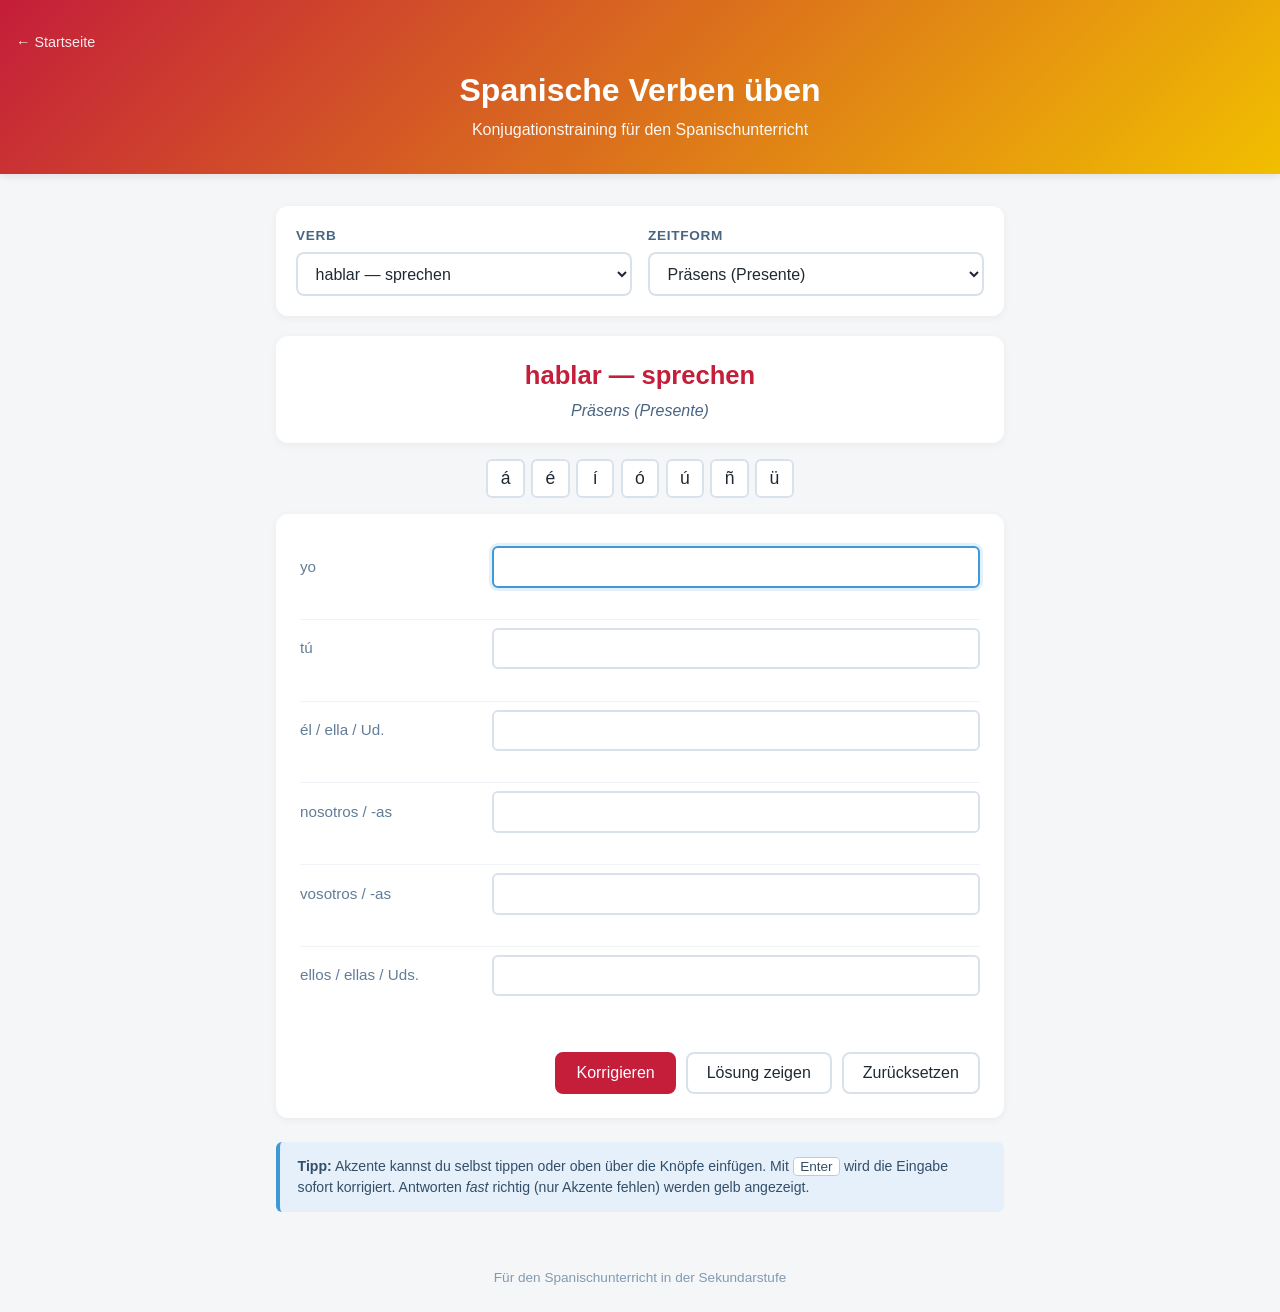
<file: verbs/index.html>
<!DOCTYPE html>
<html lang="de">
<head>
    <meta charset="UTF-8">
    <meta name="viewport" content="width=device-width, initial-scale=1.0">
    <title>Spanische Verben &uuml;ben</title>
    <link rel="stylesheet" href="styles.css">
</head>
<body>
    <header>
        <!-- Relative link, so it works whatever the site is served from. -->
        <p class="site-nav"><a href="../">&larr; Startseite</a></p>
        <h1>Spanische Verben &uuml;ben</h1>
        <p class="subtitle">Konjugationstraining f&uuml;r den Spanischunterricht</p>
    </header>

    <main>
        <section class="controls">
            <div class="control">
                <label for="verb-select">Verb</label>
                <select id="verb-select"></select>
            </div>
            <div class="control">
                <label for="tense-select">Zeitform</label>
                <select id="tense-select"></select>
            </div>
        </section>

        <section class="prompt">
            <div class="prompt-verb" id="prompt-verb"></div>
            <div class="prompt-tense" id="prompt-tense"></div>
        </section>

        <section class="accent-bar" aria-label="Sonderzeichen einf&uuml;gen">
            <button type="button" class="accent" data-char="&aacute;">&aacute;</button>
            <button type="button" class="accent" data-char="&eacute;">&eacute;</button>
            <button type="button" class="accent" data-char="&iacute;">&iacute;</button>
            <button type="button" class="accent" data-char="&oacute;">&oacute;</button>
            <button type="button" class="accent" data-char="&uacute;">&uacute;</button>
            <button type="button" class="accent" data-char="&ntilde;">&ntilde;</button>
            <button type="button" class="accent" data-char="&uuml;">&uuml;</button>
        </section>

        <form id="practice-form" class="practice" autocomplete="off">
            <div id="practice-rows"></div>

            <div class="actions">
                <button type="submit" class="btn primary">Korrigieren</button>
                <button type="button" class="btn" id="show-solution">L&ouml;sung zeigen</button>
                <button type="button" class="btn" id="reset">Zur&uuml;cksetzen</button>
            </div>

            <div id="score" class="score" hidden></div>
        </form>

        <section class="legend">
            <p><strong>Tipp:</strong> Akzente kannst du selbst tippen oder oben &uuml;ber die Kn&ouml;pfe einf&uuml;gen. Mit <kbd>Enter</kbd> wird die Eingabe sofort korrigiert. Antworten <em>fast</em> richtig (nur Akzente fehlen) werden gelb angezeigt.</p>
        </section>
    </main>

    <footer>
        <p>F&uuml;r den Spanischunterricht in der Sekundarstufe</p>
    </footer>

    <script src="js/verbs.js"></script>
    <script src="js/conjugator.js"></script>
    <script src="js/app.js"></script>
</body>
</html>
</file>
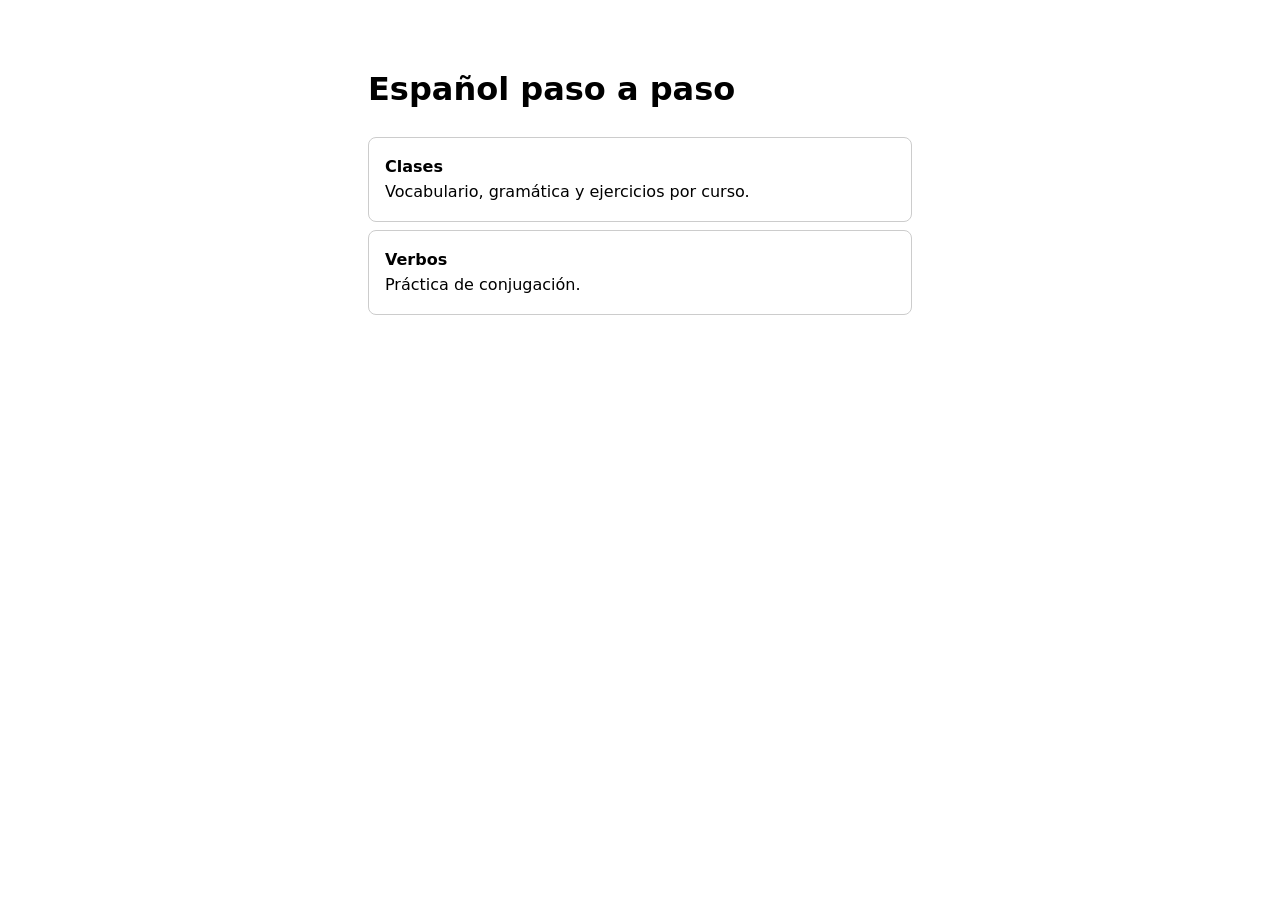
<file: www/index.html>
<!doctype html>
<!--
  Placeholder landing page for the Pages site root.
  Links are relative, so this works whatever the repository is called.
  Replace with a real design once the classes site is up.
-->
<html lang="es">
<head>
  <meta charset="utf-8">
  <meta name="viewport" content="width=device-width, initial-scale=1">
  <title>Español paso a paso</title>
  <style>
    body { font-family: system-ui, sans-serif; max-width: 34rem; margin: 4rem auto; padding: 0 1rem; line-height: 1.6; }
    a { display: block; padding: 1rem; margin: .5rem 0; border: 1px solid #ccc; border-radius: .5rem; text-decoration: none; color: inherit; }
    a:hover { border-color: #315f59; }
  </style>
</head>
<body>
  <h1>Español paso a paso</h1>
  <a href="classes/"><strong>Clases</strong><br>Vocabulario, gramática y ejercicios por curso.</a>
  <a href="verbs/"><strong>Verbos</strong><br>Práctica de conjugación.</a>
</body>
</html>
</file>
<file: verbs/styles.css>
* {
    box-sizing: border-box;
    margin: 0;
    padding: 0;
}

body {
    font-family: -apple-system, BlinkMacSystemFont, "Segoe UI", Roboto, Oxygen, Ubuntu, sans-serif;
    background: #f4f6f8;
    color: #1f2933;
    line-height: 1.5;
    min-height: 100vh;
    display: flex;
    flex-direction: column;
}

header {
    background: linear-gradient(135deg, #c41e3a 0%, #f1bf00 100%);
    color: white;
    padding: 2rem 1rem;
    text-align: center;
    box-shadow: 0 2px 8px rgba(0, 0, 0, 0.1);
}

.site-nav {
    text-align: left;
    margin-bottom: 0.75rem;
    font-size: 0.9rem;
}

.site-nav a {
    color: white;
    text-decoration: none;
    opacity: 0.9;
}

.site-nav a:hover {
    text-decoration: underline;
}

header h1 {
    font-size: 2rem;
    font-weight: 700;
    margin-bottom: 0.25rem;
}

.subtitle {
    font-size: 1rem;
    opacity: 0.95;
}

main {
    flex: 1;
    max-width: 760px;
    margin: 0 auto;
    padding: 2rem 1rem;
    width: 100%;
}

.controls {
    display: grid;
    grid-template-columns: 1fr 1fr;
    gap: 1rem;
    margin-bottom: 1.25rem;
    background: white;
    padding: 1.25rem;
    border-radius: 12px;
    box-shadow: 0 2px 8px rgba(0, 0, 0, 0.05);
}

.control {
    min-width: 0;
    display: flex;
    flex-direction: column;
    gap: 0.4rem;
}

.control label {
    font-weight: 600;
    color: #486581;
    font-size: 0.85rem;
    text-transform: uppercase;
    letter-spacing: 0.05em;
}

select {
    /* Without these the select sizes to its longest option ("Pretérito
       pluscuamperfecto de subjuntivo") and overflows the grid column. */
    width: 100%;
    min-width: 0;
    padding: 0.65rem 0.85rem;
    font-size: 1rem;
    border: 2px solid #d9e2ec;
    border-radius: 8px;
    background: white;
    color: #1f2933;
    cursor: pointer;
    transition: border-color 0.15s ease;
}

select:hover {
    border-color: #9fb3c8;
}

select:focus {
    outline: none;
    border-color: #c41e3a;
    box-shadow: 0 0 0 3px rgba(196, 30, 58, 0.15);
}

.prompt {
    background: white;
    padding: 1.25rem 1.5rem;
    border-radius: 12px;
    box-shadow: 0 2px 8px rgba(0, 0, 0, 0.05);
    margin-bottom: 1rem;
    text-align: center;
}

.prompt-verb {
    font-size: 1.6rem;
    font-weight: 600;
    color: #c41e3a;
    margin-bottom: 0.25rem;
}

.prompt-tense {
    font-size: 1rem;
    color: #486581;
    font-style: italic;
}

.accent-bar {
    display: flex;
    justify-content: center;
    gap: 0.4rem;
    margin-bottom: 1rem;
    flex-wrap: wrap;
}

.accent {
    background: white;
    border: 2px solid #d9e2ec;
    border-radius: 6px;
    padding: 0.45rem 0.7rem;
    font-size: 1.1rem;
    cursor: pointer;
    color: #1f2933;
    min-width: 2.4rem;
    transition: all 0.12s ease;
}

.accent:hover {
    background: #fef3f5;
    border-color: #c41e3a;
}

.accent:active {
    transform: translateY(1px);
}

.practice {
    background: white;
    border-radius: 12px;
    padding: 1.5rem;
    box-shadow: 0 2px 8px rgba(0, 0, 0, 0.05);
    margin-bottom: 1.5rem;
}

.practice-row {
    display: grid;
    grid-template-columns: 11rem 1fr;
    gap: 1rem;
    align-items: start;
    padding: 0.5rem 0;
    border-bottom: 1px solid #f0f4f8;
}

.practice-row:last-of-type {
    border-bottom: none;
}

.practice-row label {
    color: #627d98;
    font-weight: 500;
    font-size: 0.95rem;
    padding-top: 0.6rem;
}

.input-wrapper {
    display: flex;
    flex-direction: column;
    gap: 0.25rem;
}

.practice-row input {
    padding: 0.55rem 0.75rem;
    font-size: 1.05rem;
    border: 2px solid #d9e2ec;
    border-radius: 6px;
    background: white;
    color: #1f2933;
    transition: border-color 0.15s ease;
    width: 100%;
}

.practice-row input:focus {
    outline: none;
    border-color: #4098d7;
    box-shadow: 0 0 0 3px rgba(64, 152, 215, 0.15);
}

.practice-row.correct input {
    border-color: #38a169;
    background: #f0fff4;
}

.practice-row.almost input {
    border-color: #d69e2e;
    background: #fffaf0;
}

.practice-row.wrong input {
    border-color: #e53e3e;
    background: #fff5f5;
}

.feedback {
    font-size: 0.92rem;
    min-height: 1.2rem;
    padding-left: 0.25rem;
}

.feedback.correct {
    color: #2f855a;
    font-weight: 600;
}

.feedback.almost {
    color: #b7791f;
}

.feedback.wrong {
    color: #c53030;
}

.feedback .correct-form {
    font-weight: 600;
    margin-left: 0.3rem;
}

.actions {
    display: flex;
    gap: 0.6rem;
    margin-top: 1.5rem;
    justify-content: flex-end;
    flex-wrap: wrap;
}

.btn {
    padding: 0.65rem 1.2rem;
    font-size: 1rem;
    border: 2px solid #d9e2ec;
    border-radius: 8px;
    background: white;
    color: #1f2933;
    cursor: pointer;
    font-weight: 500;
    transition: all 0.12s ease;
}

.btn:hover {
    background: #f7fafc;
    border-color: #9fb3c8;
}

.btn.primary {
    background: #c41e3a;
    color: white;
    border-color: #c41e3a;
}

.btn.primary:hover {
    background: #a01530;
    border-color: #a01530;
}

.score {
    margin-top: 1.25rem;
    padding: 0.75rem 1rem;
    background: #e6f0fa;
    border-radius: 8px;
    text-align: center;
    color: #334e68;
    font-weight: 600;
    font-size: 1.05rem;
}

.score.perfect {
    background: #c6f6d5;
    color: #22543d;
}

.legend {
    background: #e6f0fa;
    border-left: 4px solid #4098d7;
    border-radius: 6px;
    padding: 0.85rem 1.1rem;
    color: #334e68;
    font-size: 0.88rem;
}

.legend kbd {
    background: white;
    border: 1px solid #bcccdc;
    border-radius: 4px;
    padding: 0.05rem 0.4rem;
    font-family: inherit;
    font-size: 0.85rem;
}

footer {
    text-align: center;
    padding: 1.5rem;
    color: #829ab1;
    font-size: 0.85rem;
}

@media (max-width: 600px) {
    header h1 {
        font-size: 1.5rem;
    }

    .controls {
        grid-template-columns: 1fr;
    }

    .practice-row {
        grid-template-columns: 1fr;
        gap: 0.3rem;
    }

    .practice-row label {
        padding-top: 0;
    }

    .actions {
        justify-content: stretch;
    }

    .actions .btn {
        flex: 1;
    }

    main {
        padding: 1rem 0.75rem;
    }
}
</file>
